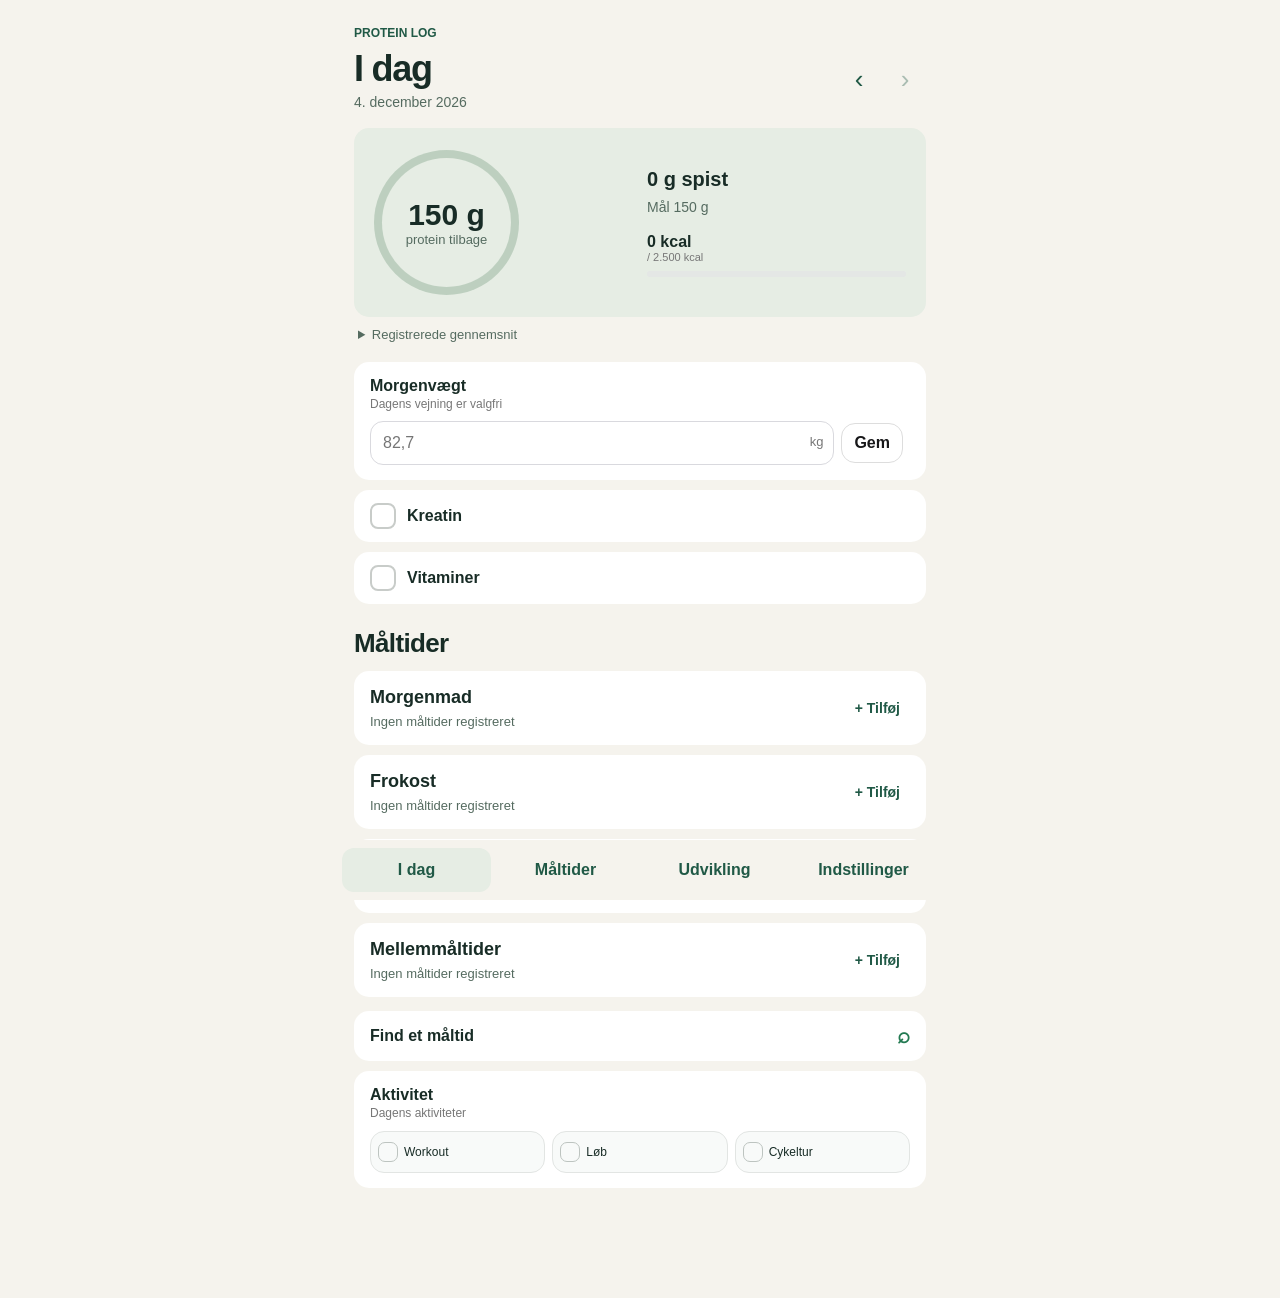
<file: protein-log/index.html>
<!doctype html>
<html lang="da">
<head>
  <meta charset="utf-8" />
  <meta name="viewport" content="width=device-width, initial-scale=1, maximum-scale=1, user-scalable=no, viewport-fit=cover" />
  <meta name="theme-color" content="#f5f3ed" />
  <meta name="apple-mobile-web-app-capable" content="yes" />
  <meta name="apple-mobile-web-app-status-bar-style" content="default" />
  <meta name="apple-mobile-web-app-title" content="Protein Log" />
  <title>Protein Log</title>
  <link rel="manifest" href="./manifest.webmanifest" />
  <link rel="stylesheet" href="./styles.css?v=18.11" />
  <link rel="stylesheet" href="./design.css?v=20.2" />
</head>
<body>
  <div class="app-shell">
    <main id="app" class="app-content" aria-live="polite"></main>
    <nav class="tab-bar" aria-label="Navigation">
      <button class="tab-button active" data-tab="today" aria-label="I dag"><span class="tab-icon">◉</span><span>I dag</span></button>
      <button class="tab-button" data-tab="saved" aria-label="Måltidsbibliotek"><span class="tab-icon">▣</span><span>Måltider</span></button>
      <button class="tab-button" data-tab="review" aria-label="Udvikling"><span class="tab-icon">⌁</span><span>Udvikling</span></button>
      <button class="tab-button" data-tab="settings" aria-label="Indstillinger"><span class="tab-icon">⚙︎</span><span>Indstillinger</span></button>
    </nav>
  </div>
  <div id="modal-root"></div>
  <div id="toast-root" class="toast-root" role="status"></div>
  <script src="./app.js?v=20.3" defer></script>
</body>
</html>
</file>
<file: protein-log/styles.css>
*{box-sizing:border-box}html,body{margin:0;background:#f5f5f7;color:#171719;font-family:-apple-system,BlinkMacSystemFont,"SF Pro Text",Arial,sans-serif;touch-action:pan-y}.app-content{max-width:620px;margin:0 auto;padding:18px 15px 110px}.date-nav,.page-head,.meal-header,.saved-card{display:flex;align-items:center;justify-content:space-between}.date-center{text-align:center;position:relative}.date-label{font-size:22px;font-weight:750}.date-sub,.meal-subtitle,.saved-card small,.entry-macros small,.settings-help{font-size:12px;color:#777}.date-picker{position:absolute;opacity:0;pointer-events:none}.date-button{border:0;background:#fff;width:42px;height:42px;border-radius:14px;font-size:26px}.card{background:#fff;border:1px solid #e8e8eb;border-radius:22px;box-shadow:0 2px 8px #00000008}.progress-card{padding:18px;display:grid;justify-items:center}.progress-ring{width:176px;height:176px;border-radius:50%;display:grid;place-items:center;background:conic-gradient(#237a52 var(--progress),#e9ecea 0);position:relative}.progress-ring:after{content:"";position:absolute;inset:14px;background:#fff;border-radius:50%}.ring-content{z-index:1;text-align:center}.ring-number{font-size:30px;font-weight:800}.ring-target{color:#777}.over-target{height:18px;color:#237a52;font-weight:750}.top-stats{display:flex;gap:32px;margin-top:13px;text-align:center}.top-stats div{display:grid}.top-stats strong{font-size:18px}.top-stats span{font-size:12px;color:#777}.top-stats em{font-style:normal;color:#c8322b;font-weight:750;margin-left:4px}.average-stat{font-size:12px;color:#777;margin-top:12px}.average-stat strong{color:#237a52}.creatine-row{margin-top:10px;padding:13px 16px;display:flex;align-items:center;gap:11px;cursor:pointer}.creatine-row input{position:absolute;opacity:0}.checkmark{width:26px;height:26px;border:2px solid #c8ccc9;border-radius:8px;color:transparent;display:grid;place-items:center;font-weight:850}.creatine-row input:checked+.checkmark{background:#237a52;border-color:#237a52;color:#fff}.creatine-row strong,.creatine-row small{display:block}.creatine-row small{font-size:12px;color:#777}.section-kicker{text-transform:uppercase;letter-spacing:.08em;font-size:11px;color:#777;font-weight:750;margin:18px 3px 8px}.quick-row{display:grid;grid-template-columns:repeat(2,minmax(0,1fr));gap:8px;padding-bottom:3px}.quick-add{width:100%;min-width:0;text-align:left;background:#fff;border:1px solid #e6e6e8;border-radius:16px;padding:11px}.quick-add-name,.quick-add-macro{display:block}.quick-add-macro{font-size:12px;color:#777;margin-top:3px}.meal-card{margin-top:10px;overflow:hidden}.meal-header{padding:15px 16px}.meal-title{font-size:18px;font-weight:750}.add-button,.primary-button{border:0;background:#237a52;color:#fff;border-radius:14px;padding:10px 14px;font-weight:750}.meal-entry{width:100%;border:0;border-top:1px solid #eee;background:#fff;display:flex;justify-content:space-between;gap:10px;text-align:left;padding:13px 16px}.meal-entry span,.meal-entry strong,.meal-entry small{display:block}.entry-macros{text-align:right;flex-shrink:0}.meal-empty,.empty-card{padding:15px;color:#999}.tab-bar{position:fixed;bottom:0;left:50%;transform:translateX(-50%);width:min(100%,620px);display:grid;grid-template-columns:repeat(4,1fr);padding:8px 12px calc(8px + env(safe-area-inset-bottom));background:#f8f8f9ed;border-top:1px solid #ddd;backdrop-filter:blur(18px);z-index:10}.tab-button{border:0;background:none;padding:8px;color:#888}.tab-button.active{color:#237a52;font-weight:750}.tab-icon{display:block;font-size:18px}.page-head h1,h1{font-size:28px;margin:4px 0 16px}.saved-card{padding:15px;margin-bottom:10px;gap:10px;align-items:flex-start}.saved-card strong{font-size:17px}.saved-info{min-width:0;flex:1}.saved-title-row{display:flex;align-items:baseline;gap:8px;min-width:0}.saved-title-row strong{overflow:hidden;text-overflow:ellipsis}.saved-category{font-size:12px;color:#777;white-space:nowrap}.saved-nutrition{display:block;margin-top:4px}.secondary-button{border:1px solid #ddd;background:#fff;color:#171719;border-radius:14px;padding:10px 12px;font-weight:700}.danger{color:#b3261e}.settings-group{padding:15px;margin-bottom:12px}.settings-row+.settings-row{margin-top:14px}.settings-label,.field label{display:block;font-size:12px;color:#666;font-weight:700;margin:0 0 6px 2px}input,textarea,select{width:100%;font:inherit;border:1px solid #d9d9de;background:#fff;border-radius:13px;padding:12px;outline:none}textarea{min-height:105px;resize:none}.modal-backdrop{position:fixed;inset:0;background:#0005;z-index:50;display:flex;align-items:flex-end;justify-content:center;overscroll-behavior:none;touch-action:pan-y}.sheet{background:#f8f8fa;width:min(100%,620px);max-height:92dvh;overflow:auto;overscroll-behavior:contain;touch-action:pan-y;border-radius:26px 26px 0 0;padding:12px 16px calc(24px + env(safe-area-inset-bottom))}.sheet-handle{width:40px;height:5px;border-radius:9px;background:#ccc;margin:auto auto 14px}.sheet-head{display:flex;justify-content:space-between;align-items:center}.sheet-head h2{margin:0}.close-button{border:0;background:none;font-size:25px}.field{margin:13px 0}.result-summary{padding:15px;margin:12px 0}.result-summary strong{display:block;font-size:22px}.result-summary span{color:#777}.ingredient-head,.ingredient-row{display:grid;grid-template-columns:1.25fr .65fr .75fr .75fr;gap:5px}.ingredient-head{font-size:10px;color:#777;padding:0 8px 5px}.ingredient-list{background:#fff;border:1px solid #e5e5e7;border-radius:16px;overflow:hidden}.ingredient-row{padding:8px;border-bottom:1px solid #eee}.ingredient-row:last-child{border-bottom:0}.ingredient-row input{padding:9px;min-width:0}.amount-input{position:relative}.amount-input input{padding-right:22px}.amount-input span{position:absolute;right:7px;top:11px;font-size:11px;color:#888}.modal-actions{display:grid;grid-template-columns:1fr 1fr;gap:8px;margin-top:16px}.modal-actions.single{grid-template-columns:1fr}.macro-grid{display:grid;grid-template-columns:1fr 1fr;gap:10px}.macro-grid.three{grid-template-columns:repeat(3,1fr)}.inline-error{background:#fff0ef;color:#8b2119;padding:11px;border-radius:12px;font-size:13px;margin-top:10px}.toast-root{position:fixed;left:50%;bottom:95px;transform:translateX(-50%);background:#171719;color:#fff;padding:10px 14px;border-radius:14px;opacity:0;pointer-events:none;transition:.2s;z-index:80}.toast-root.show{opacity:1}button{font:inherit}button:disabled{opacity:.35}@media(max-width:390px){.ingredient-head,.ingredient-row{grid-template-columns:1.05fr .62fr .72fr .72fr}.ingredient-row{gap:4px;padding:6px}.ingredient-row input{padding:8px 5px;font-size:14px}.macro-grid.three{grid-template-columns:1fr}.top-stats{gap:22px}}body.modal-open{position:fixed;overflow:hidden;width:100%;overscroll-behavior:none}body.modal-open .app-shell{pointer-events:none}html[data-theme=dark],html[data-theme=dark] body{background:#101211;color:#f3f5f4}html[data-theme=dark] .card,html[data-theme=dark] .date-button,html[data-theme=dark] .quick-add,html[data-theme=dark] .meal-entry,html[data-theme=dark] .secondary-button,html[data-theme=dark] input,html[data-theme=dark] textarea,html[data-theme=dark] select,html[data-theme=dark] .ingredient-list{background:#1a1d1c;color:#f3f5f4;border-color:#303532}html[data-theme=dark] .progress-ring{background:conic-gradient(#4faa7c var(--progress),#303532 0)}html[data-theme=dark] .progress-ring:after{background:#1a1d1c}html[data-theme=dark] .tab-bar{background:#141716ed;border-color:#303532}html[data-theme=dark] .sheet{background:#141716;color:#f3f5f4}html[data-theme=dark] .meal-entry,html[data-theme=dark] .ingredient-row{border-color:#303532}html[data-theme=dark] .date-sub,html[data-theme=dark] .meal-subtitle,html[data-theme=dark] .saved-card small,html[data-theme=dark] .entry-macros small,html[data-theme=dark] .settings-help,html[data-theme=dark] .settings-label,html[data-theme=dark] .field label,html[data-theme=dark] .saved-category,html[data-theme=dark] .quick-add-macro,html[data-theme=dark] .average-stat{color:#a7adaa}html[data-theme=dark] .tab-button{color:#9ca29f}html[data-theme=dark] .tab-button.active,html[data-theme=dark] .average-stat strong{color:#63bd91}html[data-theme=dark] .inline-error{background:#3a1e1c;color:#ffb4ac}.ring-consumed{font-size:12px;color:#777;margin-bottom:2px}html[data-theme=dark] .ring-consumed{color:#a7adaa}.weight-average{width:100%;margin-top:10px;padding-top:10px;border-top:1px solid #eee;text-align:center;font-size:12px;color:#777}.weight-average strong{color:#237a52}.weight-card{margin-top:10px;padding:15px 16px;display:grid;gap:10px}.weight-card strong,.weight-card small{display:block}.weight-card small,.activity-head small{font-size:12px;color:#777;margin-top:2px}.weight-controls{display:grid;grid-template-columns:minmax(0,1fr) auto auto;gap:7px;align-items:center}.weight-input{position:relative}.weight-input input{padding-right:34px}.weight-input span{position:absolute;right:11px;top:13px;color:#777;font-size:13px}.weight-delete{width:39px;height:39px;border:1px solid #e4c7c5;background:#fff;color:#b3261e;border-radius:13px;font-size:20px}.activity-card{margin-top:10px;padding:15px 16px}.activity-head strong,.activity-head small{display:block}.activity-grid{display:grid;grid-template-columns:repeat(3,minmax(0,1fr));gap:7px;margin-top:11px}.activity-toggle{border:1px solid #e2e5e3;background:#f8faf9;border-radius:14px;padding:10px 7px;display:flex;align-items:center;gap:6px;font-size:12px;line-height:1.2}.activity-toggle input{position:absolute;opacity:0}.activity-check{width:20px;height:20px;flex:0 0 20px;display:grid;place-items:center;border:1.5px solid #bdc4c0;border-radius:7px;color:transparent;font-weight:800}.activity-toggle input:checked+.activity-check{background:#237a52;border-color:#237a52;color:#fff}.week-nav{position:relative;display:flex;align-items:center;justify-content:space-between;margin:8px 0 12px}.week-picker-label{text-align:center;display:grid;gap:2px}.week-picker-label span{font-size:11px;color:#777}.week-picker{position:absolute;left:50%;width:160px;transform:translateX(-50%);opacity:0;pointer-events:none}.weekly-grid{display:grid;grid-template-columns:repeat(2,minmax(0,1fr));gap:9px}.metric-card{padding:14px;display:grid;gap:3px;min-width:0}.metric-card span,.metric-card small{font-size:11px;color:#777}.metric-card strong{font-size:21px}.primary-metric{grid-column:1/-1}.trend-card{margin-top:10px;padding:15px}.trend-head strong,.trend-head small{display:block}.trend-head small{font-size:11px;color:#777;margin-top:3px}.weight-chart{width:100%;height:auto;display:block;margin-top:8px;overflow:visible}.trend-line{fill:none;stroke:#237a52;stroke-width:2.5;stroke-linecap:round;stroke-linejoin:round}.trend-dot{fill:#237a52}.weight-chart text{font-size:9px;fill:#888;text-anchor:middle}.trend-empty{padding:24px 0 12px;text-align:center;color:#999;font-size:13px}.daily-review{overflow:hidden}.daily-review-row{display:flex;justify-content:space-between;gap:12px;padding:11px 14px;border-bottom:1px solid #eee}.daily-review-row:last-child{border-bottom:0}.daily-review-row strong,.daily-review-row small{display:block}.daily-review-row small{font-size:11px;color:#777;margin-top:2px}.daily-review-macros{text-align:right}.export-card{padding:15px}.export-card strong,.export-card small{display:block}.export-card small{font-size:12px;color:#777;margin-top:3px}.export-actions{display:grid;grid-template-columns:1fr 1fr;gap:8px;margin-top:12px}html[data-theme=dark] .weight-average{border-color:#303532}html[data-theme=dark] .weight-average,html[data-theme=dark] .weight-card small,html[data-theme=dark] .activity-head small,html[data-theme=dark] .metric-card span,html[data-theme=dark] .metric-card small,html[data-theme=dark] .trend-head small,html[data-theme=dark] .daily-review-row small,html[data-theme=dark] .export-card small,html[data-theme=dark] .week-picker-label span{color:#a7adaa}html[data-theme=dark] .weight-average strong{color:#63bd91}html[data-theme=dark] .weight-delete{background:#1a1d1c;border-color:#5a3431;color:#ffb4ac}html[data-theme=dark] .activity-toggle{background:#151817;border-color:#303532}html[data-theme=dark] .activity-check{border-color:#59615d}html[data-theme=dark] .activity-toggle input:checked+.activity-check{background:#4faa7c;border-color:#4faa7c}html[data-theme=dark] .daily-review-row{border-color:#303532}html[data-theme=dark] .trend-line{stroke:#63bd91}html[data-theme=dark] .trend-dot{fill:#63bd91}@media(max-width:390px){.activity-grid{grid-template-columns:1fr}.weekly-grid{gap:7px}.metric-card{padding:12px}.metric-card strong{font-size:19px}}
.top-stats{gap:18px}.top-stats>div{min-width:64px}.quick-add-name{display:flex;align-items:center;justify-content:space-between;gap:6px}.entry-badges{display:flex;gap:5px;margin-top:3px}.estimated-badge{display:inline-flex!important;align-items:center;width:max-content;padding:2px 6px;border-radius:999px;background:#fff2d8;color:#8a5a00;font-size:10px!important;font-weight:750;line-height:1.2}.saved-title-row{flex-wrap:wrap}.ingredient-head,.ingredient-row{grid-template-columns:1.3fr .7fr;gap:6px}.ingredient-head{padding-top:4px}.ingredient-nutrients{grid-column:1/-1;display:grid;grid-template-columns:repeat(2,minmax(0,1fr));gap:6px;padding-top:2px}.ingredient-nutrients label{display:grid;gap:3px}.ingredient-nutrients label span{font-size:10px;color:#777;font-weight:650}.macro-grid.four{grid-template-columns:repeat(2,minmax(0,1fr))}.estimated-toggle{display:flex;align-items:center;gap:10px;margin-top:14px;padding:11px 12px;border:1px solid #e4e4e4;border-radius:12px;background:#fafafa;cursor:pointer}.estimated-toggle input{position:absolute;opacity:0;pointer-events:none}.estimated-toggle>span:last-child{display:grid;gap:1px}.estimated-toggle strong{font-size:14px}.estimated-toggle small{font-size:11px;color:#777}.mini-check{width:22px;height:22px;border:1.5px solid #aaa;border-radius:7px;display:grid;place-items:center;color:transparent;font-size:13px;font-weight:900;flex:0 0 auto}.estimated-toggle input:checked+.mini-check{background:#242624;border-color:#242624;color:#fff}html[data-theme=dark] .estimated-badge{background:#493816;color:#ffd98a}html[data-theme=dark] .estimated-toggle{background:#151817;border-color:#303532}html[data-theme=dark] .estimated-toggle small,html[data-theme=dark] .ingredient-nutrients label span{color:#a7adaa}html[data-theme=dark] .mini-check{border-color:#59615d}html[data-theme=dark] .estimated-toggle input:checked+.mini-check{background:#63bd91;border-color:#63bd91;color:#101312}@media(max-width:390px){.top-stats{gap:10px}.top-stats>div{min-width:58px}.quick-add-macro{font-size:10px}.macro-grid.four{grid-template-columns:1fr 1fr}}
.copied-meal-card{margin-top:10px;padding:14px 16px}.copied-meal-heading{display:flex;align-items:center;justify-content:space-between;gap:10px}.copied-meal-heading>div{min-width:0}.copied-meal-heading strong,.copied-meal-heading small{display:block;overflow-wrap:anywhere}.copied-meal-heading small,.copy-footer,.copy-entry-action small{font-size:12px;color:#777}.copy-controls{display:grid;grid-template-columns:minmax(0,1fr) auto;gap:8px;margin-top:10px}.copy-footer{display:flex;align-items:center;justify-content:space-between;gap:8px;margin-top:8px}.copy-today{border:0;background:none;color:#237a52;font-weight:700;padding:6px}.copy-entry-action{display:flex;align-items:center;gap:10px;margin-top:12px}.copy-entry-action button{flex-shrink:0}html[data-theme=dark] .copy-today{color:#63bd91}html[data-theme=dark] .copied-meal-heading small,html[data-theme=dark] .copy-footer,html[data-theme=dark] .copy-entry-action small{color:#a7adaa}
.copied-meal-heading .close-button{color:inherit;width:36px;height:36px;flex-shrink:0}
.top-stats.single-stat{width:100%;justify-content:center}.top-stats.single-stat>div{min-width:0}.top-stats.single-stat strong{font-size:21px}.over-target{color:#777;font-size:12px;margin-top:4px}.over-target.in-range{color:#237a52}.analysis-action{display:flex;align-items:center;gap:10px;margin:4px 0 12px}.analysis-action button{flex-shrink:0}.analysis-action small{font-size:12px;color:#777}.total-editor{padding:14px 15px;margin:10px 0}.total-editor-head{display:flex;align-items:baseline;justify-content:space-between;gap:10px}.total-editor-head strong{font-size:18px}.total-editor-head small{font-size:11px;color:#777}.total-editor .field{margin-bottom:0}.total-editor input{font-size:20px;font-weight:750}.save-toggle{display:flex;align-items:center;gap:10px;margin-top:14px;padding:11px 12px;border:1px solid #e4e4e4;border-radius:12px;background:#fafafa;cursor:pointer}.save-toggle input{position:absolute;opacity:0;pointer-events:none}.save-toggle>span:last-child{display:grid;gap:1px}.save-toggle strong{font-size:14px}.save-toggle small{font-size:11px;color:#777}.save-toggle input:checked+.mini-check{background:#242624;border-color:#242624;color:#fff}.ingredient-details{margin-top:16px;border-top:1px solid #e2e2e4;padding-top:12px}.ingredient-details summary{cursor:pointer;color:#555;font-size:13px;font-weight:750;padding:4px 2px 10px;list-style:none}.ingredient-details summary::-webkit-details-marker{display:none}.ingredient-details summary:after{content:"⌄";float:right;font-size:17px}.ingredient-details[open] summary:after{transform:rotate(180deg)}.ingredient-details summary span{display:inline-grid;place-items:center;min-width:20px;height:20px;margin-left:5px;border-radius:10px;background:#e8ecea;color:#555;font-size:10px}.ingredient-details .ingredient-head{margin-top:4px}.ingredient-details .settings-help{margin:7px 2px 0}html[data-theme=dark] .over-target{color:#a7adaa}html[data-theme=dark] .over-target.in-range{color:#63bd91}html[data-theme=dark] .analysis-action small,html[data-theme=dark] .total-editor-head small,html[data-theme=dark] .save-toggle small{color:#a7adaa}html[data-theme=dark] .save-toggle{background:#151817;border-color:#303532}html[data-theme=dark] .save-toggle input:checked+.mini-check{background:#63bd91;border-color:#63bd91;color:#101312}html[data-theme=dark] .ingredient-details{border-color:#303532}html[data-theme=dark] .ingredient-details summary{color:#c7cdca}html[data-theme=dark] .ingredient-details summary span{background:#303532;color:#c7cdca}@media(max-width:390px){.analysis-action{align-items:flex-start;flex-direction:column}.analysis-action button{width:100%}.total-editor{padding:12px}.total-editor-head{align-items:flex-start;flex-direction:column;gap:2px}}
.calculated-total{margin-top:10px;padding-top:10px;border-top:1px solid #e8e8ea;text-align:center;color:#777;font-size:12px}.calculated-total strong{color:#237a52}html[data-theme=dark] .calculated-total{border-color:#303532;color:#a7adaa}html[data-theme=dark] .calculated-total strong{color:#63bd91}
.ingredient-editor{margin-top:14px}.ingredient-editor-head{display:flex;align-items:center;justify-content:space-between;gap:10px;margin-bottom:8px}.ingredient-editor-head strong{font-size:17px}.add-ingredient{padding:8px 10px;font-size:12px}.ingredient-editor .ingredient-row{position:relative;padding-right:36px}.ingredient-remove{position:absolute;right:7px;top:8px;width:24px;height:24px;padding:0;border:0;border-radius:50%;background:#eceeed;color:#666;font-size:18px;line-height:1}.ingredient-editor .settings-help{margin:7px 2px 0}html[data-theme=dark] .ingredient-remove{background:#303532;color:#c7cdca}
.quick-wrap{margin-top:16px}.quick-add-toggle{width:100%;display:flex;align-items:center;justify-content:space-between;padding:14px 16px;color:inherit;font-weight:750;text-align:left}.quick-add-toggle span:last-child{color:#237a52;font-size:22px;line-height:1}.quick-wrap .quick-row{margin-top:8px}html[data-theme=dark] .quick-add-toggle span:last-child{color:#63bd91}
.manual-entry-button{border:0;background:none;color:#237a52;font-weight:750;padding:10px 4px}html[data-theme=dark] .manual-entry-button{color:#63bd91}

/* Daily progress, meal library and finger-following day navigation. */
html,body{overflow-x:clip}.app-content{position:relative}.day-dragging .day-view{user-select:none;pointer-events:none}.day-preview{position:absolute;top:18px;left:15px;right:15px;pointer-events:none;will-change:transform}.day-preview .day-view{min-height:100vh}
.progress-ring{background:conic-gradient(var(--protein-color,#237a52) var(--progress),#e9ecea 0)}
html[data-theme=dark] .progress-ring{background:conic-gradient(var(--protein-color,#4faa7c) var(--progress),#303532 0)}
.calorie-summary{width:100%;max-width:360px;margin-top:18px}.calorie-summary>div{display:flex;justify-content:space-between;gap:8px;font-size:13px}.calorie-summary span{color:#777}.calorie-bar{display:block;width:100%;height:9px;border:0;border-radius:6px;overflow:hidden;margin-top:8px;appearance:none;background:#e4e7e5}.calorie-bar::-webkit-progress-bar{background:#e4e7e5;border-radius:6px}.calorie-bar::-webkit-progress-value{background:#70897d;border-radius:6px}.calorie-bar::-moz-progress-bar{background:#70897d;border-radius:6px}
.average-selector{display:flex;gap:4px;padding:3px;background:#e9ecea;border-radius:12px;margin-top:16px}.average-selector button{border:0;background:transparent;color:#666;border-radius:9px;font-size:12px;padding:7px 18px}.average-selector button[aria-pressed=true]{background:#fff;color:#171719;font-weight:750}.average-stat{line-height:1.7;text-align:center}.find-meal-button{margin-top:14px}.search-meal-button{width:100%;margin-top:14px}
.library-meal{display:grid;width:100%;text-align:left;gap:6px;padding:14px 16px;margin:10px 0;color:inherit}.library-title{display:flex;align-items:center;flex-wrap:wrap;gap:8px}.library-title strong{font-size:16px;overflow-wrap:anywhere}.library-ingredients{font-size:12px;color:#777;line-height:1.5;overflow-wrap:anywhere}.library-macros{font-size:13px}.library-meal>small{font-size:11px;color:#777}.meal-quality{display:inline-block!important;width:max-content;border-radius:6px;padding:2px 6px;background:#e6f0ea;color:#286143;font-size:10px;font-weight:700}
html[data-theme=dark] .calorie-summary span,html[data-theme=dark] .library-ingredients,html[data-theme=dark] .library-meal>small{color:#a7adaa}html[data-theme=dark] .calorie-bar,html[data-theme=dark] .calorie-bar::-webkit-progress-bar{background:#303532}html[data-theme=dark] .average-selector{background:#303532}html[data-theme=dark] .average-selector button{color:#a7adaa}html[data-theme=dark] .average-selector button[aria-pressed=true]{background:#1a1d1c;color:#f3f5f4}html[data-theme=dark] .meal-quality{background:#253c30;color:#9bdbb8}
@media(prefers-reduced-motion:reduce){.day-view,.day-preview{transition:none!important}}

.review-selector{width:max-content;margin:0 auto 10px}.ring-content .ring-consumed{margin:4px 0;font-size:11px}.ring-content .ring-target{font-size:13px}
.library-section .section-kicker,.meal-suggestions .section-kicker{font-size:12px;font-weight:750}.meal-suggestions .library-meal{padding:10px 13px;gap:4px;margin:8px 0}.meal-suggestions .library-title strong{font-size:15px}.meal-suggestions .library-macros{font-size:12px}
.library-section{margin-top:10px}.library-section>summary{display:flex;align-items:center;gap:10px;padding:15px 16px;border:1px solid #e5e5e7;border-radius:16px;background:#fff;cursor:pointer;list-style:none;font-weight:750}.library-section>summary::-webkit-details-marker{display:none}.library-section>summary small{margin-left:auto;color:#777;font-size:12px;font-weight:400}.library-chevron{color:#777;transition:transform .15s}.library-section[open]>summary .library-chevron{transform:rotate(180deg)}.meal-suggestions{margin-top:20px}html[data-theme=dark] .library-section>summary{background:#1a1d1c;border-color:#303532}html[data-theme=dark] .library-section>summary small,html[data-theme=dark] .library-chevron{color:#a7adaa}

/* Give each ingredient its own card in the editor and search results. */
.ingredient-editor .ingredient-list {
  display: grid;
  gap: 12px;
  background: transparent;
  border: 0;
  overflow: visible;
}
.ingredient-editor .ingredient-head,
.ingredient-editor .ingredient-row {
  grid-template-columns: minmax(0, 1.3fr) minmax(0, .7fr);
  padding-inline: 12px 42px;
}
.ingredient-editor .ingredient-row,
#ingredient-results .library-meal {
  border: 1px solid #cdd7d1;
  border-radius: 16px;
  background: #fff;
}
.ingredient-editor .ingredient-row {
  gap: 8px;
  padding-block: 12px;
}
.ingredient-editor .ingredient-nutrients {
  min-width: 0;
}
.ingredient-editor [data-nutrition-source]:empty {
  display: none;
}
#ingredient-results .library-meal {
  margin-block: 12px;
}
html[data-theme=dark] .ingredient-editor .ingredient-list {
  background: transparent;
}
html[data-theme=dark] .ingredient-editor .ingredient-row,
html[data-theme=dark] #ingredient-results .library-meal {
  border-color: #505d56;
  background: #1a1d1c;
}
</file>
<file: protein-log/design.css>
/* Protein Log: warm paper, forest ink and quiet, reusable meal cards. */
:root{--paper:#f5f3ed;--surface:white;--ink:#182c26;--muted:#556b60;--forest:#205946;--hero:#e6ede4;--field:#eff2ec;--track:#bdcfbf}
html[data-theme=dark]{--paper:#121915;--surface:#1c2621;--ink:#edf4ec;--muted:#adc1b1;--forest:#9bd2b3;--hero:#213229;--field:#28372e;--track:#445849}
html,html body,html[data-theme=dark],html[data-theme=dark] body{background:var(--paper);color:var(--ink)}
.app-content{padding-inline:clamp(16px,6.15vw,24px)}.day-preview{left:clamp(16px,6.15vw,24px);right:clamp(16px,6.15vw,24px)}
.brand-label{text-transform:uppercase;font-size:12px;font-weight:750;color:var(--forest);margin:8px 0}
.date-nav{gap:4px;margin-bottom:18px}.date-center{order:-1;text-align:left;flex:1}.date-label,.meal-sheet .sheet-head h2,.page-head h1{font-size:36px;letter-spacing:-.035em}.date-sub{font-size:14px;margin-top:4px}.date-button{color:var(--forest);background:transparent}
.card,html[data-theme=dark] .card{border:0;box-shadow:none;border-radius:15px;background:var(--surface);color:var(--ink)}
.progress-card,html[data-theme=dark] .progress-card{background:var(--hero);grid-template-columns:minmax(0,1fr) minmax(0,1fr);align-items:center;justify-items:stretch;gap:14px;padding:22px 20px}
.progress-card .progress-ring{width:100%;max-width:145px;height:auto;aspect-ratio:1;background:conic-gradient(var(--protein-color) var(--progress),var(--track) 0)}
.progress-card .progress-ring:after{inset:8px;background:var(--hero)}.ring-target,.hero-stats .ring-consumed,.date-sub{color:var(--muted)}.hero-stats>strong{font-size:20px}.hero-stats .ring-consumed{margin-top:8px;font-size:14px}.hero-stats .calorie-summary>div{display:block}.calorie-summary strong{font-size:16px}.calorie-summary span{display:block;font-size:11px}.calorie-bar{height:6px}.calorie-bar::-webkit-progress-value{background:#205946}
.daily-averages{padding:10px 4px;font-size:13px;color:var(--muted)}.daily-averages summary,.meal-header{cursor:pointer}.daily-averages .average-selector{width:max-content;margin:8px auto}
.meals-heading{font-size:26px;letter-spacing:-.025em;margin:24px 0 12px}.meal-header{min-height:74px;list-style:none;gap:8px}.meal-header::-webkit-details-marker{display:none}.meal-heading{display:grid;gap:6px;min-width:0}.meal-subtitle{overflow-wrap:anywhere;color:var(--muted);font-size:13px}.row-action,.add-button,.replace-ingredient{color:var(--forest);font-weight:700;font-size:14px;background:none;border:0;padding:10px}.section-footer{display:flex;align-items:center;justify-content:space-between;padding:4px 16px;color:var(--muted);font-size:13px}
.tab-bar,html[data-theme=dark] .tab-bar{background:var(--paper);border:0}.tab-button,.tab-button.active{color:var(--forest);font-weight:650;min-height:44px}.tab-button.active{background:var(--hero);border-radius:12px}.tab-icon{display:none}
.sheet.meal-sheet,html[data-theme=dark] .sheet.meal-sheet{background:var(--paper);height:100dvh;max-height:100dvh;border-radius:0;padding:calc(18px + env(safe-area-inset-top)) clamp(16px,6.15vw,24px) calc(24px + env(safe-area-inset-bottom))}
.meal-sheet .close-button{color:var(--muted);min-width:44px;min-height:44px}.meal-sheet #meal-name{font-weight:700;font-size:21px}.analysis-details{margin:12px 0;color:var(--muted);font-size:14px}.analysis-details summary{padding:6px 0;cursor:pointer}
.ingredient-editor .ingredient-head,.ingredient-editor .settings-help{display:none}.ingredient-editor .ingredient-row{background:var(--surface);border:0;border-radius:15px;padding:15px;grid-template-columns:minmax(0,1fr) auto;gap:8px}.ingredient-row [data-ing-field=name]{font-weight:700;grid-column:1;padding-left:0;border:0;background:transparent}.ingredient-row .replace-ingredient{grid-column:2;grid-row:1;margin-right:24px;padding:6px}.ingredient-editor .ingredient-remove{top:18px;right:8px}
.ingredient-row .amount-input{grid-column:1/-1;grid-row:2;display:flex;align-items:center;border-radius:12px;background:var(--hero);padding:0 12px}.ingredient-row .amount-input:before{content:'Mængde';font-size:14px}.ingredient-row .amount-input input{border:0;background:transparent;color:var(--forest);font-weight:750;text-align:right;padding:12px 20px 12px 6px}.ingredient-row .amount-input span{right:12px;top:14px;color:var(--forest)}
.ingredient-nutrients label{background:var(--field);padding:8px 10px;border-radius:10px}.ingredient-nutrients label span{color:var(--muted);font-size:12px}.ingredient-row .ingredient-nutrients input{border:0;border-radius:4px;background:transparent;color:var(--ink);padding:3px 0;font-size:17px}
.meal-sheet input:focus-visible,.meal-sheet textarea:focus-visible{outline:2px solid var(--forest);outline-offset:2px}.calculated-total{text-align:left;padding:16px 0;border:0;font-size:14px}.calculated-total strong{color:var(--ink);margin-left:6px}.meal-sheet .primary-button{background:#205946;color:white;min-height:48px}.meal-sheet #save-entry{grid-column:1/-1;grid-row:1}.meal-sheet .modal-actions:has(#save-entry){grid-template-columns:1fr}
@media(max-width:355px){.progress-card{padding:16px 12px;gap:10px}.hero-stats>strong{font-size:17px}.ring-number{font-size:25px}}
.trend-scroll{overflow-x:auto;overscroll-behavior-x:contain}.intake-plot{display:block;width:100%;height:auto;margin-top:12px;color:var(--forest)}.intake-plot text{font:9px system-ui;fill:var(--muted)}.protein-bar{fill:var(--track)}.weigh-in{fill:var(--muted);opacity:.45}.rolling-line,.target-rule{fill:none;stroke:var(--forest);stroke-width:2;stroke-linejoin:round;stroke-linecap:round}.rolling-point{fill:var(--forest)}.target-rule{stroke:var(--muted);stroke-width:1;stroke-dasharray:3 4}.chart-note,.source-section small{color:var(--muted);font-size:12px}.trend-range{margin-top:10px;font-size:13px}.source-section{margin-top:12px}.source-section summary{display:grid;grid-template-columns:1fr auto;gap:5px;padding:7px 0;cursor:pointer;list-style:none}.source-section summary::-webkit-details-marker{display:none}.source-section summary span:before{content:'›';display:inline-block;color:var(--muted);margin-right:8px}.source-section[open] summary span:before{transform:rotate(90deg)}.source-section progress{grid-column:1/-1;width:100%;height:6px;appearance:none;border:0;border-radius:6px;background:var(--field);overflow:hidden}.source-section progress::-webkit-progress-bar{background:var(--field)}.source-section progress::-webkit-progress-value{background:var(--forest)}.source-section progress::-moz-progress-bar{background:var(--forest)}.source-meal{display:flex;justify-content:space-between;gap:12px;padding:7px 0;font-size:14px}.source-meal span{overflow-wrap:anywhere}.source-meal b{white-space:nowrap}#trend-meals:not(:empty){margin-top:12px;border-top:1px solid var(--track);padding-top:10px}
.daily-context{color:var(--muted);font-size:13px;line-height:1.5;margin:8px 3px}.daily-context span{font-size:12px}.four-week table{width:100%;border-collapse:collapse;font-size:14px;margin:10px 0;font-variant-numeric:tabular-nums}.four-week th,.four-week td{text-align:right;padding:8px 2px;border-bottom:1px solid var(--track)}.four-week th:first-child{text-align:left}.four-week tbody th{font-weight:500}.four-week thead th{font-size:12px;color:var(--muted)}.four-week .chart-note{display:block;line-height:1.45}.daily-review-macros{min-width:0}.weekly-grid .metric-card small{line-height:1.4}
</file>
